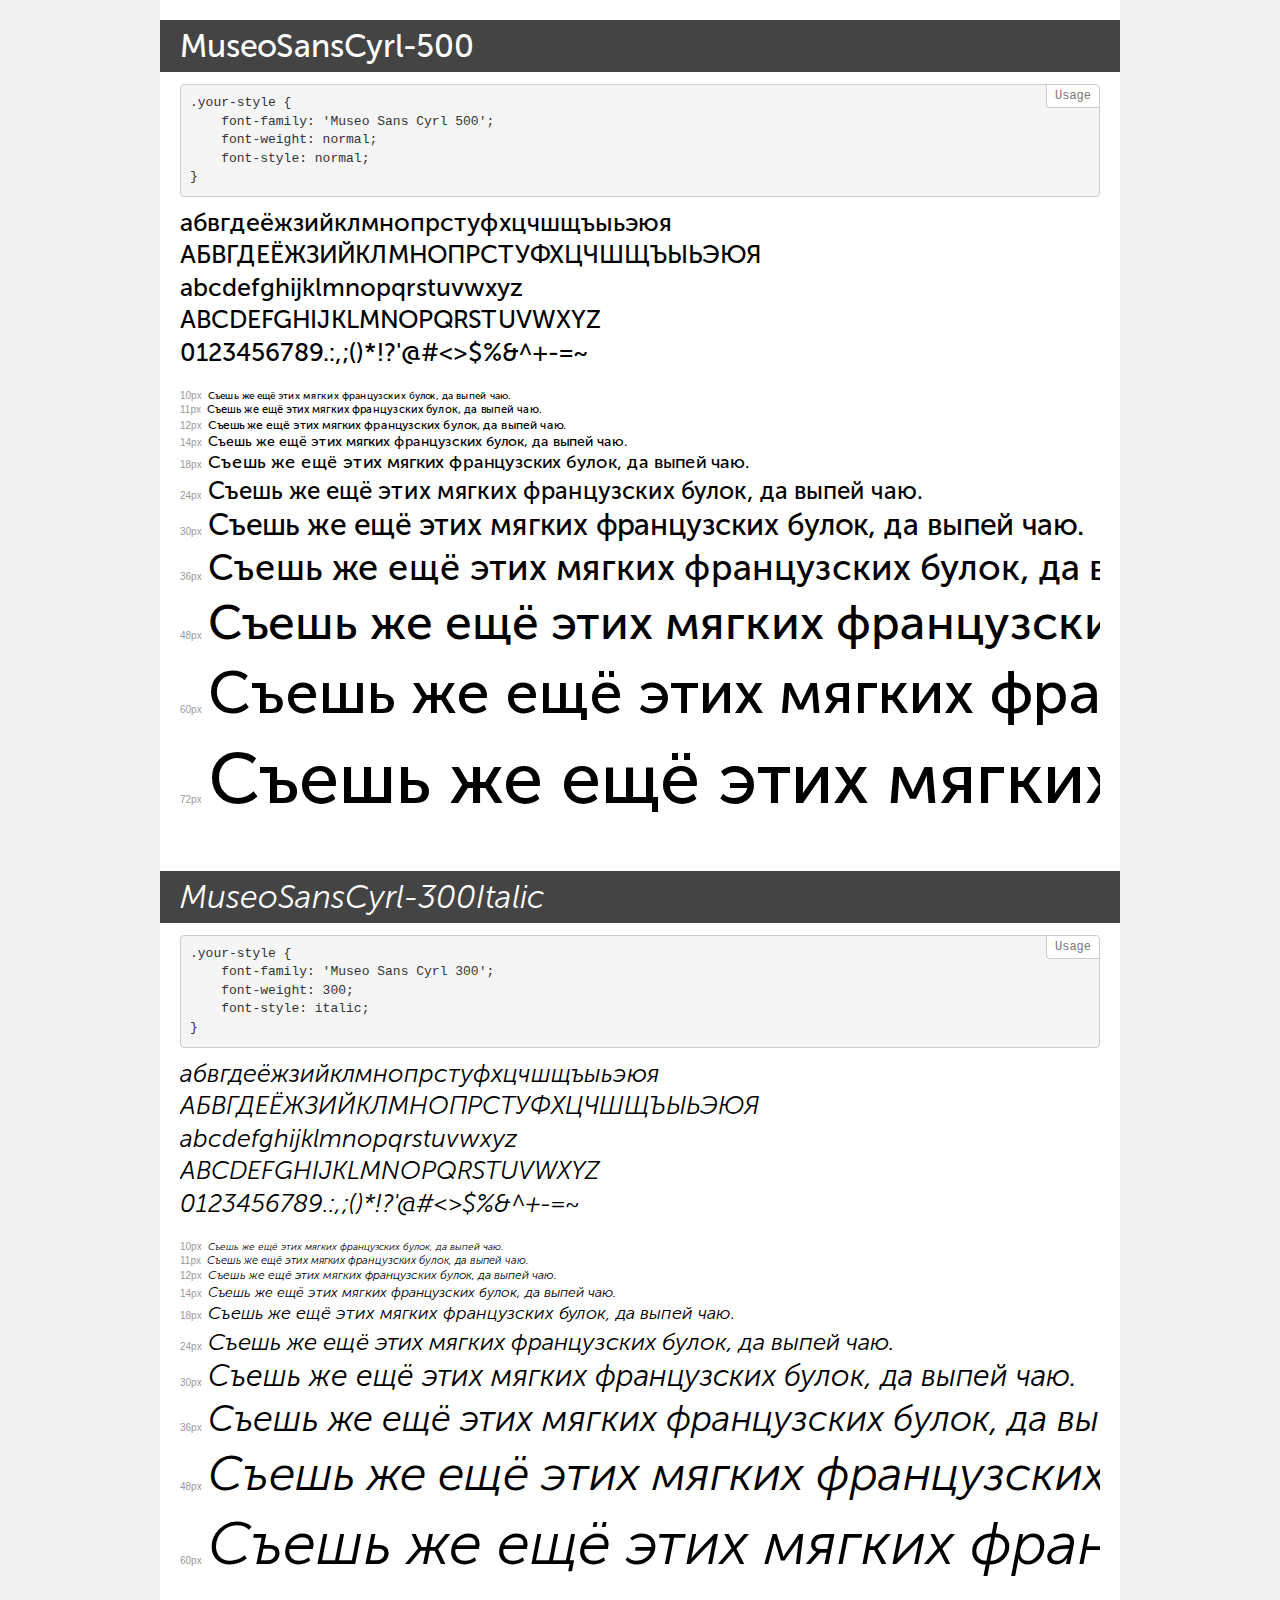
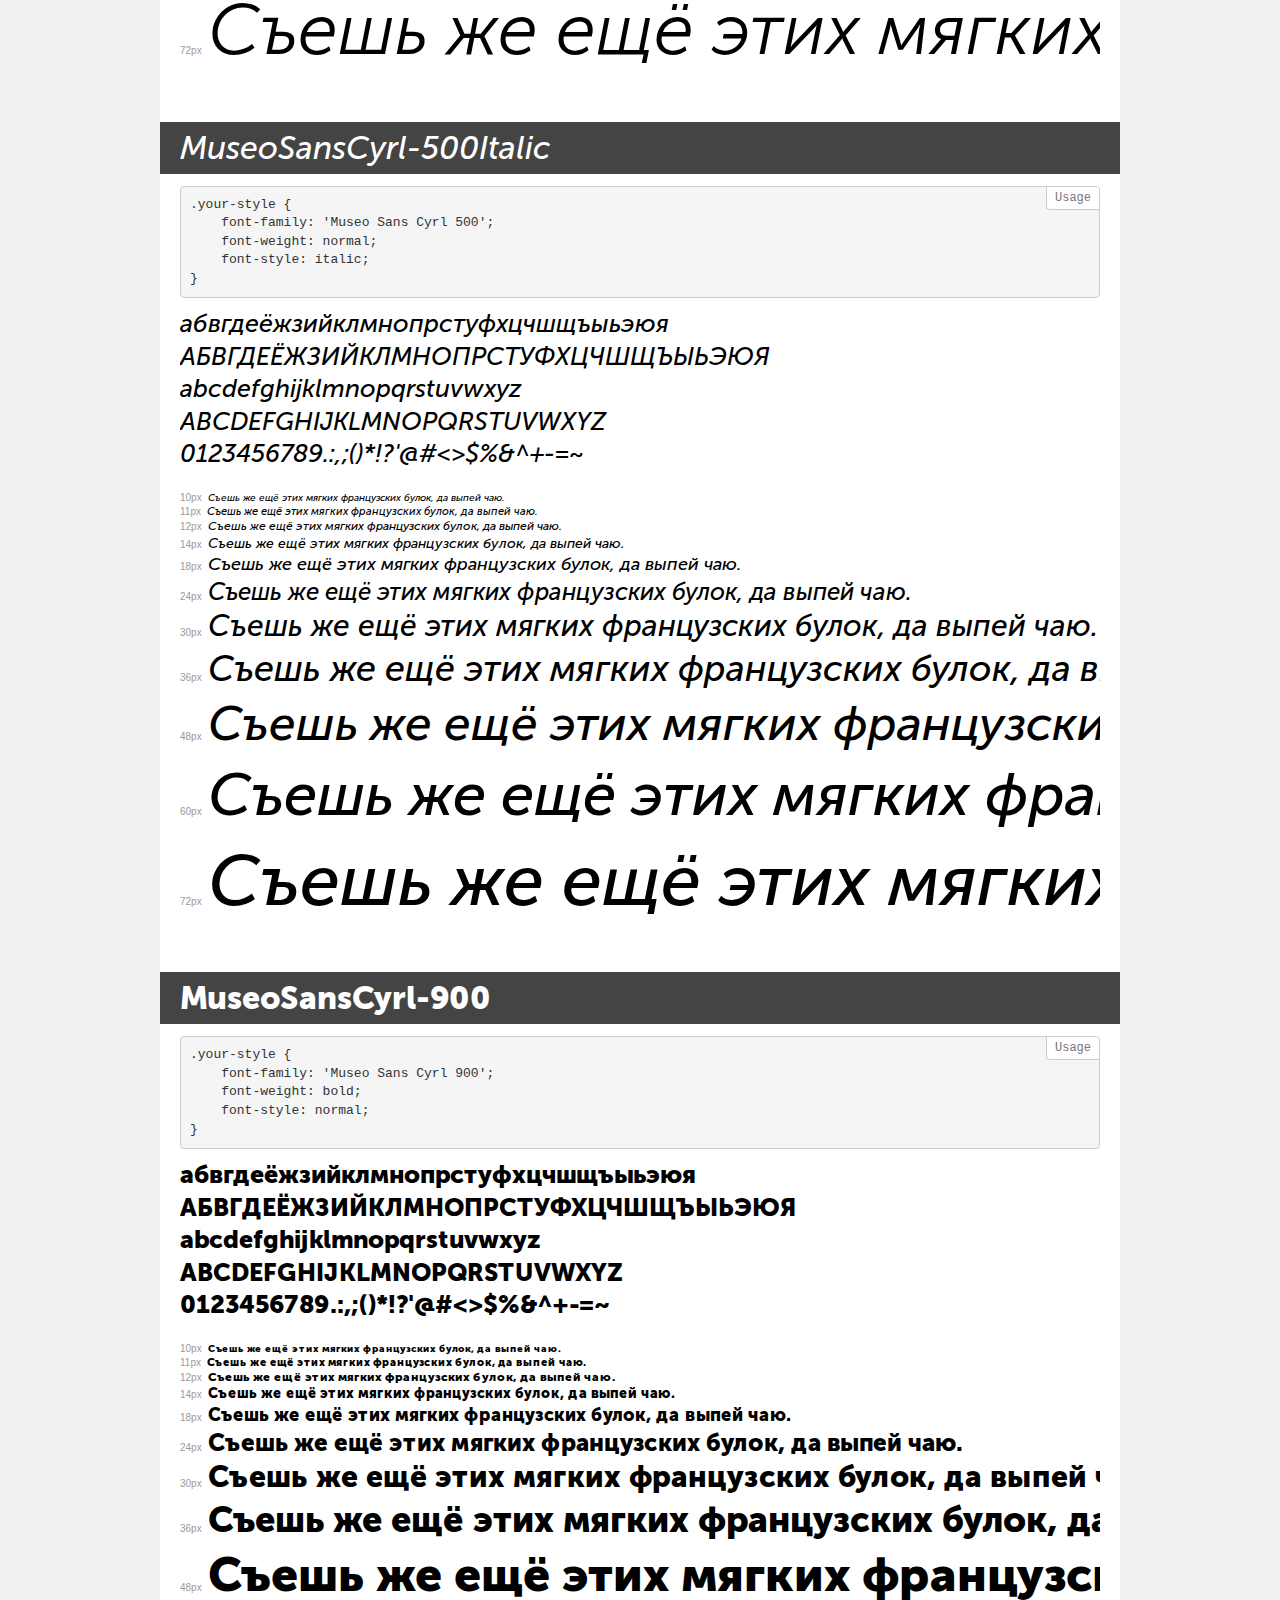
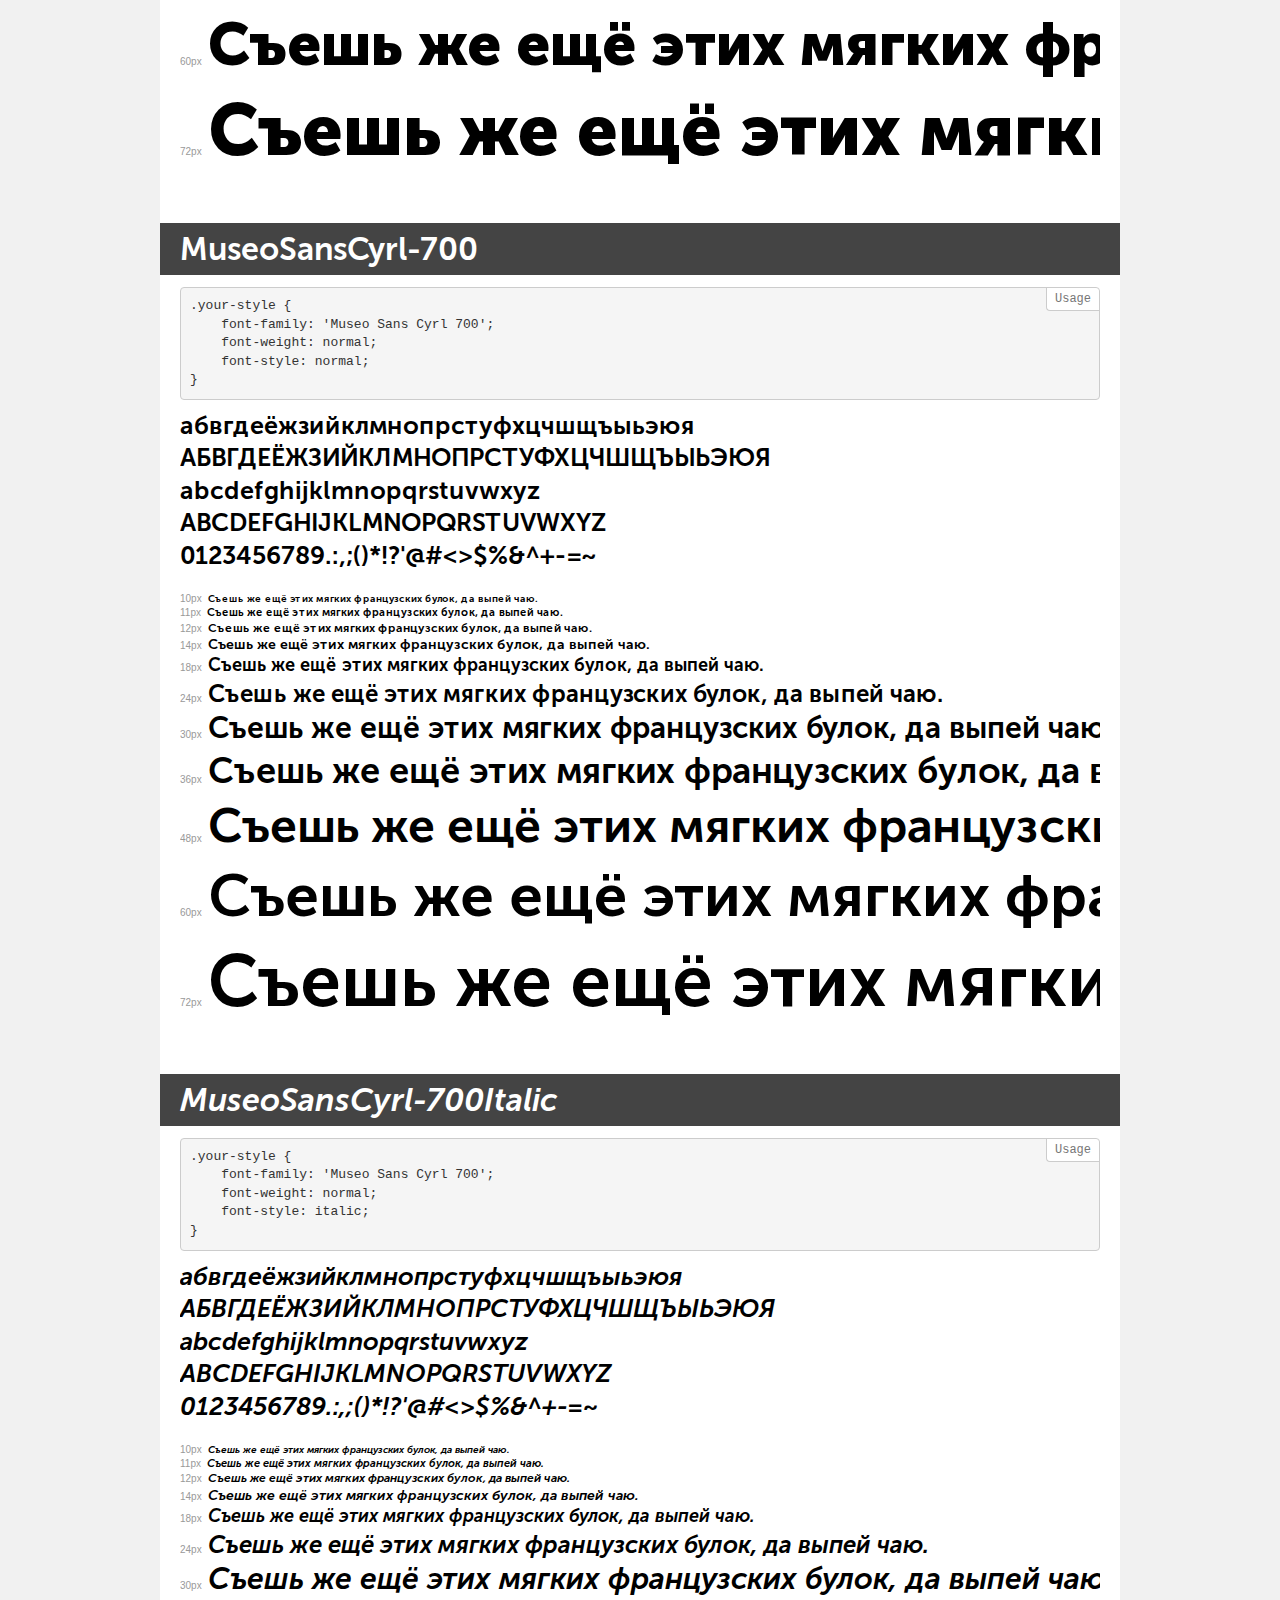
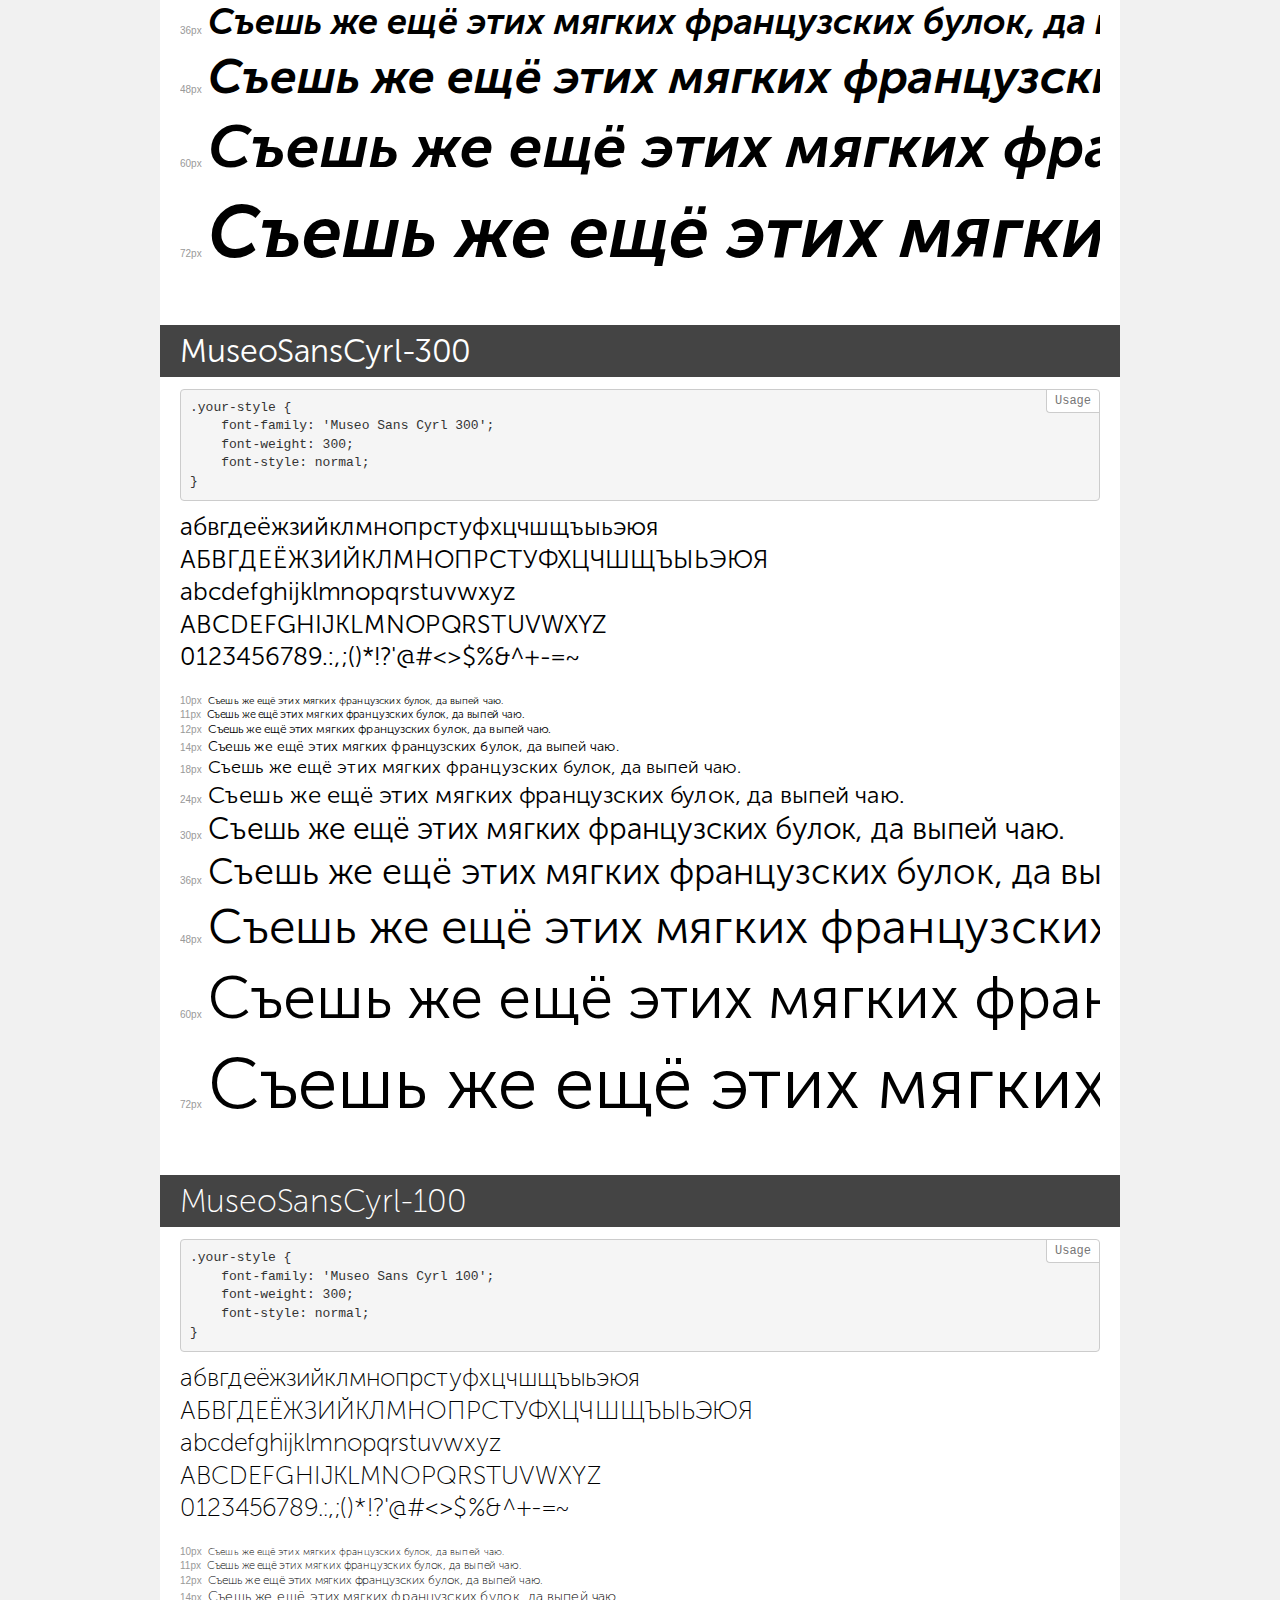
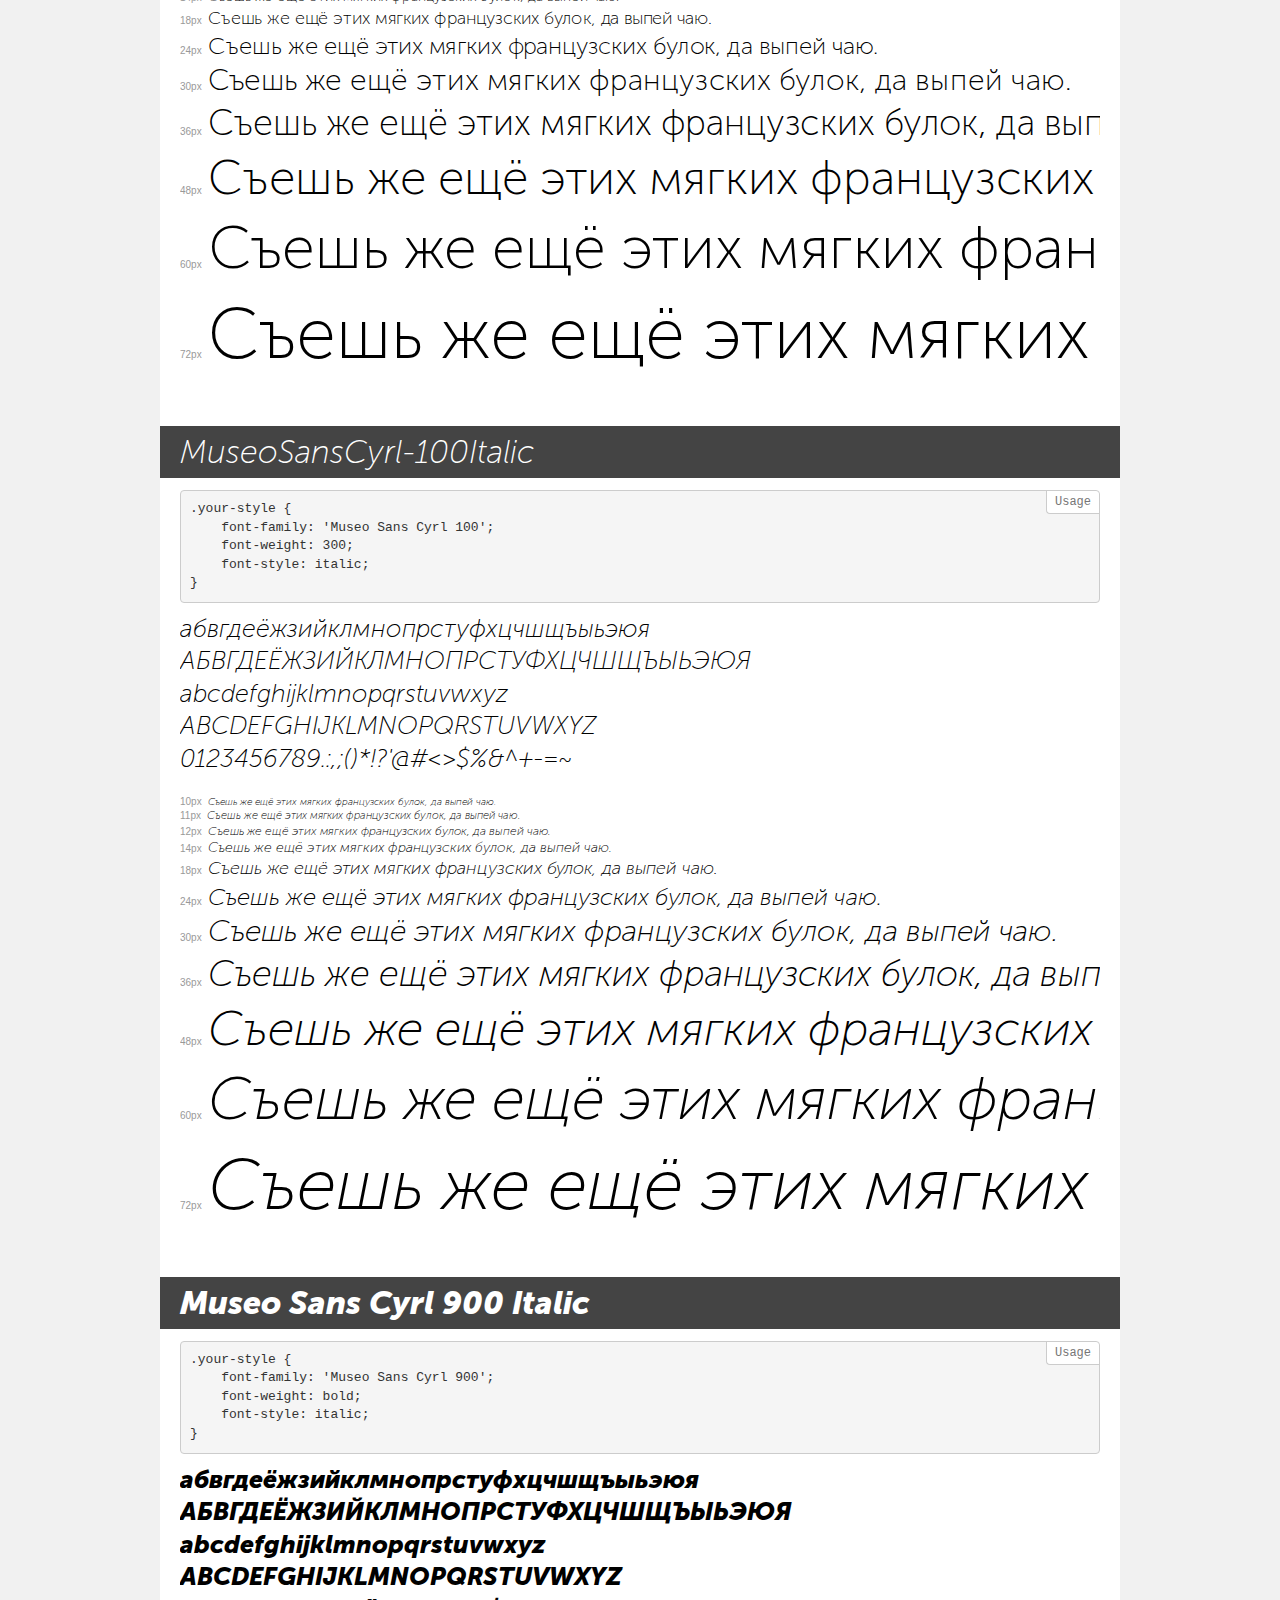
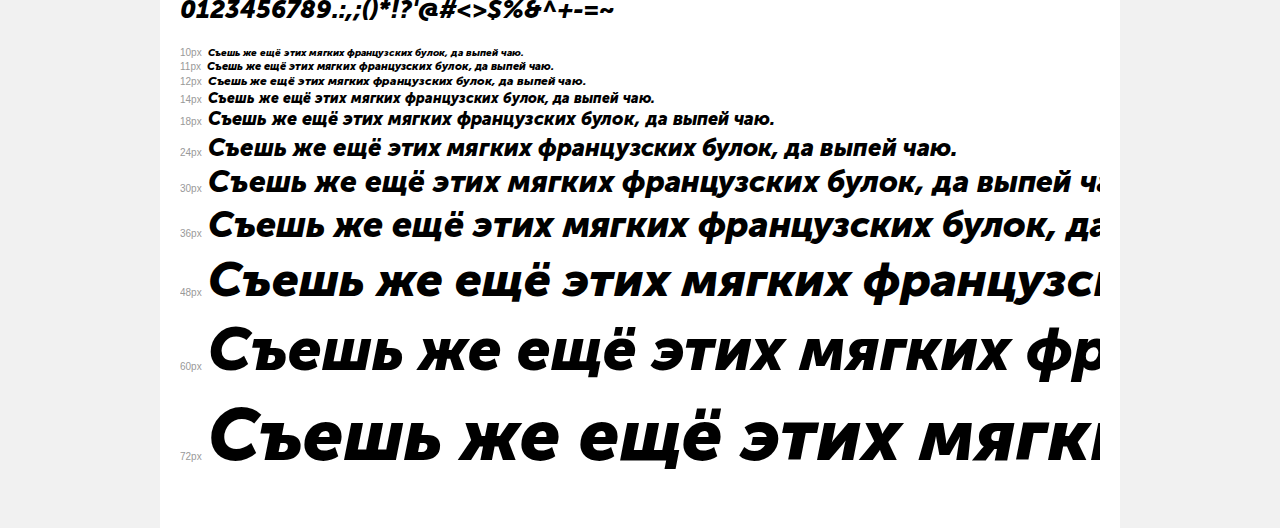
<file: Pulsometrs/src/fonts/demo.html>
<!DOCTYPE html>
<html>
<head>
	<meta charset="utf-8">
	<meta http-equiv="X-UA-Compatible" content="IE=edge">
	<meta name="viewport" content="width=device-width, initial-scale=1">
	<meta name="robots" content="noindex, noarchive">
	<title>Transfonter demo</title>
	<link href="stylesheet.css" rel="stylesheet">
	<style>
		/*
		http://meyerweb.com/eric/tools/css/reset/
		v2.0 | 20110126
		License: none (public domain)
		*/
		html, body, div, span, applet, object, iframe,
		h1, h2, h3, h4, h5, h6, p, blockquote, pre,
		a, abbr, acronym, address, big, cite, code,
		del, dfn, em, img, ins, kbd, q, s, samp,
		small, strike, strong, sub, sup, tt, var,
		b, u, i, center,
		dl, dt, dd, ol, ul, li,
		fieldset, form, label, legend,
		table, caption, tbody, tfoot, thead, tr, th, td,
		article, aside, canvas, details, embed,
		figure, figcaption, footer, header, hgroup,
		menu, nav, output, ruby, section, summary,
		time, mark, audio, video {
			margin: 0;
			padding: 0;
			border: 0;
			font-size: 100%;
			font: inherit;
			vertical-align: baseline;
		}
		/* HTML5 display-role reset for older browsers */
		article, aside, details, figcaption, figure,
		footer, header, hgroup, menu, nav, section {
			display: block;
		}
		body {
			line-height: 1;
		}
		ol, ul {
			list-style: none;
		}
		blockquote, q {
			quotes: none;
		}
		blockquote:before, blockquote:after,
		q:before, q:after {
			content: '';
			content: none;
		}
		table {
			border-collapse: collapse;
			border-spacing: 0;
		}
		/* common styles */
		body {
			background: #f1f1f1;
			color: #000;
		}
		.page {
			background: #fff;
			width: 920px;
			margin: 0 auto;
			padding: 20px 20px 0 20px;
			overflow: hidden;
		}
		.font-container {
			overflow-x: auto;
			overflow-y: hidden;
			margin-bottom: 40px;
			line-height: 1.3;
			white-space: nowrap;
			padding-bottom: 5px;
		}
		h1 {
			position: relative;
			background: #444;
			font-size: 32px;
			color: #fff;
			padding: 10px 20px;
			margin: 0 -20px 12px -20px;
		}
		.letters {
			font-size: 25px;
			margin-bottom: 20px;
		}
		.s10:before {
			content: '10px';
		}
		.s11:before {
			content: '11px';
		}
		.s12:before {
			content: '12px';
		}
		.s14:before {
			content: '14px';
		}
		.s18:before {
			content: '18px';
		}
		.s24:before {
			content: '24px';
		}
		.s30:before {
			content: '30px';
		}
		.s36:before {
			content: '36px';
		}
		.s48:before {
			content: '48px';
		}
		.s60:before {
			content: '60px';
		}
		.s72:before {
			content: '72px';
		}
		.s10:before, .s11:before, .s12:before, .s14:before,
		.s18:before, .s24:before, .s30:before, .s36:before,
		.s48:before, .s60:before, .s72:before {
			font-family: Arial, sans-serif;
			font-size: 10px;
			font-weight: normal;
			font-style: normal;
			color: #999;
			padding-right: 6px;
		}
		pre {
			display: block;
			position: relative;
			padding: 9px;
			margin: 0 0 10px;
			font-family: Monaco, Menlo, Consolas, "Courier New", monospace !important;
			font-size: 13px;
			line-height: 1.428571429;
			color: #333;
			font-weight: normal !important;
			font-style: normal !important;
			background-color: #f5f5f5;
			border: 1px solid #ccc;
			overflow-x: auto;
			border-radius: 4px;
		}
		pre:after {
			display: block;
			position: absolute;
			right: 0;
			top: 0;
			content: 'Usage';
			line-height: 1;
			padding: 5px 8px;
			font-size: 12px;
			color: #767676;
			background-color: #fff;
			border: 1px solid #ccc;
			border-right: none;
			border-top: none;
			border-radius: 0 4px 0 4px;
			z-index: 10;
		}
		/* responsive */
		@media (max-width: 959px) {
			.page {
				width: auto;
				margin: 0;
			}
		}
	</style>
</head>
<body>
<div class="page">
	<div class="demo" style="font-family: 'Museo Sans Cyrl 500'; font-weight: normal; font-style: normal;">
		<h1>MuseoSansCyrl-500</h1>
		<pre>.your-style {
    font-family: 'Museo Sans Cyrl 500';
    font-weight: normal;
    font-style: normal;
}</pre>
		<div class="font-container">
			<p class="letters">
				абвгдеёжзийклмнопрстуфхцчшщъыьэюя <br />
				АБВГДЕЁЖЗИЙКЛМНОПРСТУФХЦЧШЩЪЫЬЭЮЯ <br />
				abcdefghijklmnopqrstuvwxyz <br />
				ABCDEFGHIJKLMNOPQRSTUVWXYZ <br />				0123456789.:,;()*!?'@#<>$%&^+-=~
			</p>
			<p class="s10" style="font-size: 10px;">Съешь же ещё этих мягких французских булок, да выпей чаю.</p>
			<p class="s11" style="font-size: 11px;">Съешь же ещё этих мягких французских булок, да выпей чаю.</p>
			<p class="s12" style="font-size: 12px;">Съешь же ещё этих мягких французских булок, да выпей чаю.</p>
			<p class="s14" style="font-size: 14px;">Съешь же ещё этих мягких французских булок, да выпей чаю.</p>
			<p class="s18" style="font-size: 18px;">Съешь же ещё этих мягких французских булок, да выпей чаю.</p>
			<p class="s24" style="font-size: 24px;">Съешь же ещё этих мягких французских булок, да выпей чаю.</p>
			<p class="s30" style="font-size: 30px;">Съешь же ещё этих мягких французских булок, да выпей чаю.</p>
			<p class="s36" style="font-size: 36px;">Съешь же ещё этих мягких французских булок, да выпей чаю.</p>
			<p class="s48" style="font-size: 48px;">Съешь же ещё этих мягких французских булок, да выпей чаю.</p>
			<p class="s60" style="font-size: 60px;">Съешь же ещё этих мягких французских булок, да выпей чаю.</p>
			<p class="s72" style="font-size: 72px;">Съешь же ещё этих мягких французских булок, да выпей чаю.</p>
		</div>
	</div>
	<div class="demo" style="font-family: 'Museo Sans Cyrl 300'; font-weight: 300; font-style: italic;">
		<h1>MuseoSansCyrl-300Italic</h1>
		<pre>.your-style {
    font-family: 'Museo Sans Cyrl 300';
    font-weight: 300;
    font-style: italic;
}</pre>
		<div class="font-container">
			<p class="letters">
				абвгдеёжзийклмнопрстуфхцчшщъыьэюя <br />
				АБВГДЕЁЖЗИЙКЛМНОПРСТУФХЦЧШЩЪЫЬЭЮЯ <br />
				abcdefghijklmnopqrstuvwxyz <br />
				ABCDEFGHIJKLMNOPQRSTUVWXYZ <br />				0123456789.:,;()*!?'@#<>$%&^+-=~
			</p>
			<p class="s10" style="font-size: 10px;">Съешь же ещё этих мягких французских булок, да выпей чаю.</p>
			<p class="s11" style="font-size: 11px;">Съешь же ещё этих мягких французских булок, да выпей чаю.</p>
			<p class="s12" style="font-size: 12px;">Съешь же ещё этих мягких французских булок, да выпей чаю.</p>
			<p class="s14" style="font-size: 14px;">Съешь же ещё этих мягких французских булок, да выпей чаю.</p>
			<p class="s18" style="font-size: 18px;">Съешь же ещё этих мягких французских булок, да выпей чаю.</p>
			<p class="s24" style="font-size: 24px;">Съешь же ещё этих мягких французских булок, да выпей чаю.</p>
			<p class="s30" style="font-size: 30px;">Съешь же ещё этих мягких французских булок, да выпей чаю.</p>
			<p class="s36" style="font-size: 36px;">Съешь же ещё этих мягких французских булок, да выпей чаю.</p>
			<p class="s48" style="font-size: 48px;">Съешь же ещё этих мягких французских булок, да выпей чаю.</p>
			<p class="s60" style="font-size: 60px;">Съешь же ещё этих мягких французских булок, да выпей чаю.</p>
			<p class="s72" style="font-size: 72px;">Съешь же ещё этих мягких французских булок, да выпей чаю.</p>
		</div>
	</div>
	<div class="demo" style="font-family: 'Museo Sans Cyrl 500'; font-weight: normal; font-style: italic;">
		<h1>MuseoSansCyrl-500Italic</h1>
		<pre>.your-style {
    font-family: 'Museo Sans Cyrl 500';
    font-weight: normal;
    font-style: italic;
}</pre>
		<div class="font-container">
			<p class="letters">
				абвгдеёжзийклмнопрстуфхцчшщъыьэюя <br />
				АБВГДЕЁЖЗИЙКЛМНОПРСТУФХЦЧШЩЪЫЬЭЮЯ <br />
				abcdefghijklmnopqrstuvwxyz <br />
				ABCDEFGHIJKLMNOPQRSTUVWXYZ <br />				0123456789.:,;()*!?'@#<>$%&^+-=~
			</p>
			<p class="s10" style="font-size: 10px;">Съешь же ещё этих мягких французских булок, да выпей чаю.</p>
			<p class="s11" style="font-size: 11px;">Съешь же ещё этих мягких французских булок, да выпей чаю.</p>
			<p class="s12" style="font-size: 12px;">Съешь же ещё этих мягких французских булок, да выпей чаю.</p>
			<p class="s14" style="font-size: 14px;">Съешь же ещё этих мягких французских булок, да выпей чаю.</p>
			<p class="s18" style="font-size: 18px;">Съешь же ещё этих мягких французских булок, да выпей чаю.</p>
			<p class="s24" style="font-size: 24px;">Съешь же ещё этих мягких французских булок, да выпей чаю.</p>
			<p class="s30" style="font-size: 30px;">Съешь же ещё этих мягких французских булок, да выпей чаю.</p>
			<p class="s36" style="font-size: 36px;">Съешь же ещё этих мягких французских булок, да выпей чаю.</p>
			<p class="s48" style="font-size: 48px;">Съешь же ещё этих мягких французских булок, да выпей чаю.</p>
			<p class="s60" style="font-size: 60px;">Съешь же ещё этих мягких французских булок, да выпей чаю.</p>
			<p class="s72" style="font-size: 72px;">Съешь же ещё этих мягких французских булок, да выпей чаю.</p>
		</div>
	</div>
	<div class="demo" style="font-family: 'Museo Sans Cyrl 900'; font-weight: bold; font-style: normal;">
		<h1>MuseoSansCyrl-900</h1>
		<pre>.your-style {
    font-family: 'Museo Sans Cyrl 900';
    font-weight: bold;
    font-style: normal;
}</pre>
		<div class="font-container">
			<p class="letters">
				абвгдеёжзийклмнопрстуфхцчшщъыьэюя <br />
				АБВГДЕЁЖЗИЙКЛМНОПРСТУФХЦЧШЩЪЫЬЭЮЯ <br />
				abcdefghijklmnopqrstuvwxyz <br />
				ABCDEFGHIJKLMNOPQRSTUVWXYZ <br />				0123456789.:,;()*!?'@#<>$%&^+-=~
			</p>
			<p class="s10" style="font-size: 10px;">Съешь же ещё этих мягких французских булок, да выпей чаю.</p>
			<p class="s11" style="font-size: 11px;">Съешь же ещё этих мягких французских булок, да выпей чаю.</p>
			<p class="s12" style="font-size: 12px;">Съешь же ещё этих мягких французских булок, да выпей чаю.</p>
			<p class="s14" style="font-size: 14px;">Съешь же ещё этих мягких французских булок, да выпей чаю.</p>
			<p class="s18" style="font-size: 18px;">Съешь же ещё этих мягких французских булок, да выпей чаю.</p>
			<p class="s24" style="font-size: 24px;">Съешь же ещё этих мягких французских булок, да выпей чаю.</p>
			<p class="s30" style="font-size: 30px;">Съешь же ещё этих мягких французских булок, да выпей чаю.</p>
			<p class="s36" style="font-size: 36px;">Съешь же ещё этих мягких французских булок, да выпей чаю.</p>
			<p class="s48" style="font-size: 48px;">Съешь же ещё этих мягких французских булок, да выпей чаю.</p>
			<p class="s60" style="font-size: 60px;">Съешь же ещё этих мягких французских булок, да выпей чаю.</p>
			<p class="s72" style="font-size: 72px;">Съешь же ещё этих мягких французских булок, да выпей чаю.</p>
		</div>
	</div>
	<div class="demo" style="font-family: 'Museo Sans Cyrl 700'; font-weight: normal; font-style: normal;">
		<h1>MuseoSansCyrl-700</h1>
		<pre>.your-style {
    font-family: 'Museo Sans Cyrl 700';
    font-weight: normal;
    font-style: normal;
}</pre>
		<div class="font-container">
			<p class="letters">
				абвгдеёжзийклмнопрстуфхцчшщъыьэюя <br />
				АБВГДЕЁЖЗИЙКЛМНОПРСТУФХЦЧШЩЪЫЬЭЮЯ <br />
				abcdefghijklmnopqrstuvwxyz <br />
				ABCDEFGHIJKLMNOPQRSTUVWXYZ <br />				0123456789.:,;()*!?'@#<>$%&^+-=~
			</p>
			<p class="s10" style="font-size: 10px;">Съешь же ещё этих мягких французских булок, да выпей чаю.</p>
			<p class="s11" style="font-size: 11px;">Съешь же ещё этих мягких французских булок, да выпей чаю.</p>
			<p class="s12" style="font-size: 12px;">Съешь же ещё этих мягких французских булок, да выпей чаю.</p>
			<p class="s14" style="font-size: 14px;">Съешь же ещё этих мягких французских булок, да выпей чаю.</p>
			<p class="s18" style="font-size: 18px;">Съешь же ещё этих мягких французских булок, да выпей чаю.</p>
			<p class="s24" style="font-size: 24px;">Съешь же ещё этих мягких французских булок, да выпей чаю.</p>
			<p class="s30" style="font-size: 30px;">Съешь же ещё этих мягких французских булок, да выпей чаю.</p>
			<p class="s36" style="font-size: 36px;">Съешь же ещё этих мягких французских булок, да выпей чаю.</p>
			<p class="s48" style="font-size: 48px;">Съешь же ещё этих мягких французских булок, да выпей чаю.</p>
			<p class="s60" style="font-size: 60px;">Съешь же ещё этих мягких французских булок, да выпей чаю.</p>
			<p class="s72" style="font-size: 72px;">Съешь же ещё этих мягких французских булок, да выпей чаю.</p>
		</div>
	</div>
	<div class="demo" style="font-family: 'Museo Sans Cyrl 700'; font-weight: normal; font-style: italic;">
		<h1>MuseoSansCyrl-700Italic</h1>
		<pre>.your-style {
    font-family: 'Museo Sans Cyrl 700';
    font-weight: normal;
    font-style: italic;
}</pre>
		<div class="font-container">
			<p class="letters">
				абвгдеёжзийклмнопрстуфхцчшщъыьэюя <br />
				АБВГДЕЁЖЗИЙКЛМНОПРСТУФХЦЧШЩЪЫЬЭЮЯ <br />
				abcdefghijklmnopqrstuvwxyz <br />
				ABCDEFGHIJKLMNOPQRSTUVWXYZ <br />				0123456789.:,;()*!?'@#<>$%&^+-=~
			</p>
			<p class="s10" style="font-size: 10px;">Съешь же ещё этих мягких французских булок, да выпей чаю.</p>
			<p class="s11" style="font-size: 11px;">Съешь же ещё этих мягких французских булок, да выпей чаю.</p>
			<p class="s12" style="font-size: 12px;">Съешь же ещё этих мягких французских булок, да выпей чаю.</p>
			<p class="s14" style="font-size: 14px;">Съешь же ещё этих мягких французских булок, да выпей чаю.</p>
			<p class="s18" style="font-size: 18px;">Съешь же ещё этих мягких французских булок, да выпей чаю.</p>
			<p class="s24" style="font-size: 24px;">Съешь же ещё этих мягких французских булок, да выпей чаю.</p>
			<p class="s30" style="font-size: 30px;">Съешь же ещё этих мягких французских булок, да выпей чаю.</p>
			<p class="s36" style="font-size: 36px;">Съешь же ещё этих мягких французских булок, да выпей чаю.</p>
			<p class="s48" style="font-size: 48px;">Съешь же ещё этих мягких французских булок, да выпей чаю.</p>
			<p class="s60" style="font-size: 60px;">Съешь же ещё этих мягких французских булок, да выпей чаю.</p>
			<p class="s72" style="font-size: 72px;">Съешь же ещё этих мягких французских булок, да выпей чаю.</p>
		</div>
	</div>
	<div class="demo" style="font-family: 'Museo Sans Cyrl 300'; font-weight: 300; font-style: normal;">
		<h1>MuseoSansCyrl-300</h1>
		<pre>.your-style {
    font-family: 'Museo Sans Cyrl 300';
    font-weight: 300;
    font-style: normal;
}</pre>
		<div class="font-container">
			<p class="letters">
				абвгдеёжзийклмнопрстуфхцчшщъыьэюя <br />
				АБВГДЕЁЖЗИЙКЛМНОПРСТУФХЦЧШЩЪЫЬЭЮЯ <br />
				abcdefghijklmnopqrstuvwxyz <br />
				ABCDEFGHIJKLMNOPQRSTUVWXYZ <br />				0123456789.:,;()*!?'@#<>$%&^+-=~
			</p>
			<p class="s10" style="font-size: 10px;">Съешь же ещё этих мягких французских булок, да выпей чаю.</p>
			<p class="s11" style="font-size: 11px;">Съешь же ещё этих мягких французских булок, да выпей чаю.</p>
			<p class="s12" style="font-size: 12px;">Съешь же ещё этих мягких французских булок, да выпей чаю.</p>
			<p class="s14" style="font-size: 14px;">Съешь же ещё этих мягких французских булок, да выпей чаю.</p>
			<p class="s18" style="font-size: 18px;">Съешь же ещё этих мягких французских булок, да выпей чаю.</p>
			<p class="s24" style="font-size: 24px;">Съешь же ещё этих мягких французских булок, да выпей чаю.</p>
			<p class="s30" style="font-size: 30px;">Съешь же ещё этих мягких французских булок, да выпей чаю.</p>
			<p class="s36" style="font-size: 36px;">Съешь же ещё этих мягких французских булок, да выпей чаю.</p>
			<p class="s48" style="font-size: 48px;">Съешь же ещё этих мягких французских булок, да выпей чаю.</p>
			<p class="s60" style="font-size: 60px;">Съешь же ещё этих мягких французских булок, да выпей чаю.</p>
			<p class="s72" style="font-size: 72px;">Съешь же ещё этих мягких французских булок, да выпей чаю.</p>
		</div>
	</div>
	<div class="demo" style="font-family: 'Museo Sans Cyrl 100'; font-weight: 300; font-style: normal;">
		<h1>MuseoSansCyrl-100</h1>
		<pre>.your-style {
    font-family: 'Museo Sans Cyrl 100';
    font-weight: 300;
    font-style: normal;
}</pre>
		<div class="font-container">
			<p class="letters">
				абвгдеёжзийклмнопрстуфхцчшщъыьэюя <br />
				АБВГДЕЁЖЗИЙКЛМНОПРСТУФХЦЧШЩЪЫЬЭЮЯ <br />
				abcdefghijklmnopqrstuvwxyz <br />
				ABCDEFGHIJKLMNOPQRSTUVWXYZ <br />				0123456789.:,;()*!?'@#<>$%&^+-=~
			</p>
			<p class="s10" style="font-size: 10px;">Съешь же ещё этих мягких французских булок, да выпей чаю.</p>
			<p class="s11" style="font-size: 11px;">Съешь же ещё этих мягких французских булок, да выпей чаю.</p>
			<p class="s12" style="font-size: 12px;">Съешь же ещё этих мягких французских булок, да выпей чаю.</p>
			<p class="s14" style="font-size: 14px;">Съешь же ещё этих мягких французских булок, да выпей чаю.</p>
			<p class="s18" style="font-size: 18px;">Съешь же ещё этих мягких французских булок, да выпей чаю.</p>
			<p class="s24" style="font-size: 24px;">Съешь же ещё этих мягких французских булок, да выпей чаю.</p>
			<p class="s30" style="font-size: 30px;">Съешь же ещё этих мягких французских булок, да выпей чаю.</p>
			<p class="s36" style="font-size: 36px;">Съешь же ещё этих мягких французских булок, да выпей чаю.</p>
			<p class="s48" style="font-size: 48px;">Съешь же ещё этих мягких французских булок, да выпей чаю.</p>
			<p class="s60" style="font-size: 60px;">Съешь же ещё этих мягких французских булок, да выпей чаю.</p>
			<p class="s72" style="font-size: 72px;">Съешь же ещё этих мягких французских булок, да выпей чаю.</p>
		</div>
	</div>
	<div class="demo" style="font-family: 'Museo Sans Cyrl 100'; font-weight: 300; font-style: italic;">
		<h1>MuseoSansCyrl-100Italic</h1>
		<pre>.your-style {
    font-family: 'Museo Sans Cyrl 100';
    font-weight: 300;
    font-style: italic;
}</pre>
		<div class="font-container">
			<p class="letters">
				абвгдеёжзийклмнопрстуфхцчшщъыьэюя <br />
				АБВГДЕЁЖЗИЙКЛМНОПРСТУФХЦЧШЩЪЫЬЭЮЯ <br />
				abcdefghijklmnopqrstuvwxyz <br />
				ABCDEFGHIJKLMNOPQRSTUVWXYZ <br />				0123456789.:,;()*!?'@#<>$%&^+-=~
			</p>
			<p class="s10" style="font-size: 10px;">Съешь же ещё этих мягких французских булок, да выпей чаю.</p>
			<p class="s11" style="font-size: 11px;">Съешь же ещё этих мягких французских булок, да выпей чаю.</p>
			<p class="s12" style="font-size: 12px;">Съешь же ещё этих мягких французских булок, да выпей чаю.</p>
			<p class="s14" style="font-size: 14px;">Съешь же ещё этих мягких французских булок, да выпей чаю.</p>
			<p class="s18" style="font-size: 18px;">Съешь же ещё этих мягких французских булок, да выпей чаю.</p>
			<p class="s24" style="font-size: 24px;">Съешь же ещё этих мягких французских булок, да выпей чаю.</p>
			<p class="s30" style="font-size: 30px;">Съешь же ещё этих мягких французских булок, да выпей чаю.</p>
			<p class="s36" style="font-size: 36px;">Съешь же ещё этих мягких французских булок, да выпей чаю.</p>
			<p class="s48" style="font-size: 48px;">Съешь же ещё этих мягких французских булок, да выпей чаю.</p>
			<p class="s60" style="font-size: 60px;">Съешь же ещё этих мягких французских булок, да выпей чаю.</p>
			<p class="s72" style="font-size: 72px;">Съешь же ещё этих мягких французских булок, да выпей чаю.</p>
		</div>
	</div>
	<div class="demo" style="font-family: 'Museo Sans Cyrl 900'; font-weight: bold; font-style: italic;">
		<h1>Museo Sans Cyrl 900 Italic</h1>
		<pre>.your-style {
    font-family: 'Museo Sans Cyrl 900';
    font-weight: bold;
    font-style: italic;
}</pre>
		<div class="font-container">
			<p class="letters">
				абвгдеёжзийклмнопрстуфхцчшщъыьэюя <br />
				АБВГДЕЁЖЗИЙКЛМНОПРСТУФХЦЧШЩЪЫЬЭЮЯ <br />
				abcdefghijklmnopqrstuvwxyz <br />
				ABCDEFGHIJKLMNOPQRSTUVWXYZ <br />				0123456789.:,;()*!?'@#<>$%&^+-=~
			</p>
			<p class="s10" style="font-size: 10px;">Съешь же ещё этих мягких французских булок, да выпей чаю.</p>
			<p class="s11" style="font-size: 11px;">Съешь же ещё этих мягких французских булок, да выпей чаю.</p>
			<p class="s12" style="font-size: 12px;">Съешь же ещё этих мягких французских булок, да выпей чаю.</p>
			<p class="s14" style="font-size: 14px;">Съешь же ещё этих мягких французских булок, да выпей чаю.</p>
			<p class="s18" style="font-size: 18px;">Съешь же ещё этих мягких французских булок, да выпей чаю.</p>
			<p class="s24" style="font-size: 24px;">Съешь же ещё этих мягких французских булок, да выпей чаю.</p>
			<p class="s30" style="font-size: 30px;">Съешь же ещё этих мягких французских булок, да выпей чаю.</p>
			<p class="s36" style="font-size: 36px;">Съешь же ещё этих мягких французских булок, да выпей чаю.</p>
			<p class="s48" style="font-size: 48px;">Съешь же ещё этих мягких французских булок, да выпей чаю.</p>
			<p class="s60" style="font-size: 60px;">Съешь же ещё этих мягких французских булок, да выпей чаю.</p>
			<p class="s72" style="font-size: 72px;">Съешь же ещё этих мягких французских булок, да выпей чаю.</p>
		</div>
	</div>
</div>
</body>
</html>
</file>
<file: Pulsometrs/src/fonts/stylesheet.css>
/* This stylesheet generated by Transfonter (https://transfonter.org) on July 26, 2017 7:15 PM */

@font-face {
	font-family: 'Museo Sans Cyrl 500';
	src: url('MuseoSansCyrl-500.eot');
	src: local('MuseoSansCyrl-500'),
		url('MuseoSansCyrl-500.eot?#iefix') format('embedded-opentype'),
		url('MuseoSansCyrl-500.woff') format('woff'),
		url('MuseoSansCyrl-500.ttf') format('truetype');
	font-weight: normal;
	font-style: normal;
}

@font-face {
	font-family: 'Museo Sans Cyrl 300';
	src: url('MuseoSansCyrl-300Italic.eot');
	src: local('MuseoSansCyrl-300Italic'),
		url('MuseoSansCyrl-300Italic.eot?#iefix') format('embedded-opentype'),
		url('MuseoSansCyrl-300Italic.woff') format('woff'),
		url('MuseoSansCyrl-300Italic.ttf') format('truetype');
	font-weight: 300;
	font-style: italic;
}

@font-face {
	font-family: 'Museo Sans Cyrl 500';
	src: url('MuseoSansCyrl-500Italic.eot');
	src: local('MuseoSansCyrl-500Italic'),
		url('MuseoSansCyrl-500Italic.eot?#iefix') format('embedded-opentype'),
		url('MuseoSansCyrl-500Italic.woff') format('woff'),
		url('MuseoSansCyrl-500Italic.ttf') format('truetype');
	font-weight: normal;
	font-style: italic;
}

@font-face {
	font-family: 'Museo Sans Cyrl 900';
	src: url('MuseoSansCyrl-900.eot');
	src: local('MuseoSansCyrl-900'),
		url('MuseoSansCyrl-900.eot?#iefix') format('embedded-opentype'),
		url('MuseoSansCyrl-900.woff') format('woff'),
		url('MuseoSansCyrl-900.ttf') format('truetype');
	font-weight: bold;
	font-style: normal;
}

@font-face {
	font-family: 'Museo Sans Cyrl 700';
	src: url('MuseoSansCyrl-700.eot');
	src: local('MuseoSansCyrl-700'),
		url('MuseoSansCyrl-700.eot?#iefix') format('embedded-opentype'),
		url('MuseoSansCyrl-700.woff') format('woff'),
		url('MuseoSansCyrl-700.ttf') format('truetype');
	font-weight: normal;
	font-style: normal;
}

@font-face {
	font-family: 'Museo Sans Cyrl 700';
	src: url('MuseoSansCyrl-700Italic.eot');
	src: local('MuseoSansCyrl-700Italic'),
		url('MuseoSansCyrl-700Italic.eot?#iefix') format('embedded-opentype'),
		url('MuseoSansCyrl-700Italic.woff') format('woff'),
		url('MuseoSansCyrl-700Italic.ttf') format('truetype');
	font-weight: normal;
	font-style: italic;
}

@font-face {
	font-family: 'Museo Sans Cyrl 300';
	src: url('MuseoSansCyrl-300.eot');
	src: local('MuseoSansCyrl-300'),
		url('MuseoSansCyrl-300.eot?#iefix') format('embedded-opentype'),
		url('MuseoSansCyrl-300.woff') format('woff'),
		url('MuseoSansCyrl-300.ttf') format('truetype');
	font-weight: 300;
	font-style: normal;
}

@font-face {
	font-family: 'Museo Sans Cyrl 100';
	src: url('MuseoSansCyrl-100.eot');
	src: local('MuseoSansCyrl-100'),
		url('MuseoSansCyrl-100.eot?#iefix') format('embedded-opentype'),
		url('MuseoSansCyrl-100.woff') format('woff'),
		url('MuseoSansCyrl-100.ttf') format('truetype');
	font-weight: 300;
	font-style: normal;
}

@font-face {
	font-family: 'Museo Sans Cyrl 100';
	src: url('MuseoSansCyrl-100Italic.eot');
	src: local('MuseoSansCyrl-100Italic'),
		url('MuseoSansCyrl-100Italic.eot?#iefix') format('embedded-opentype'),
		url('MuseoSansCyrl-100Italic.woff') format('woff'),
		url('MuseoSansCyrl-100Italic.ttf') format('truetype');
	font-weight: 300;
	font-style: italic;
}

@font-face {
	font-family: 'Museo Sans Cyrl 900';
	src: url('MuseoSansCyrl-900Italic.eot');
	src: local('Museo Sans Cyrl 900 Italic'), local('MuseoSansCyrl-900Italic'),
		url('MuseoSansCyrl-900Italic.eot?#iefix') format('embedded-opentype'),
		url('MuseoSansCyrl-900Italic.woff') format('woff'),
		url('MuseoSansCyrl-900Italic.ttf') format('truetype');
	font-weight: bold;
	font-style: italic;
}
</file>
